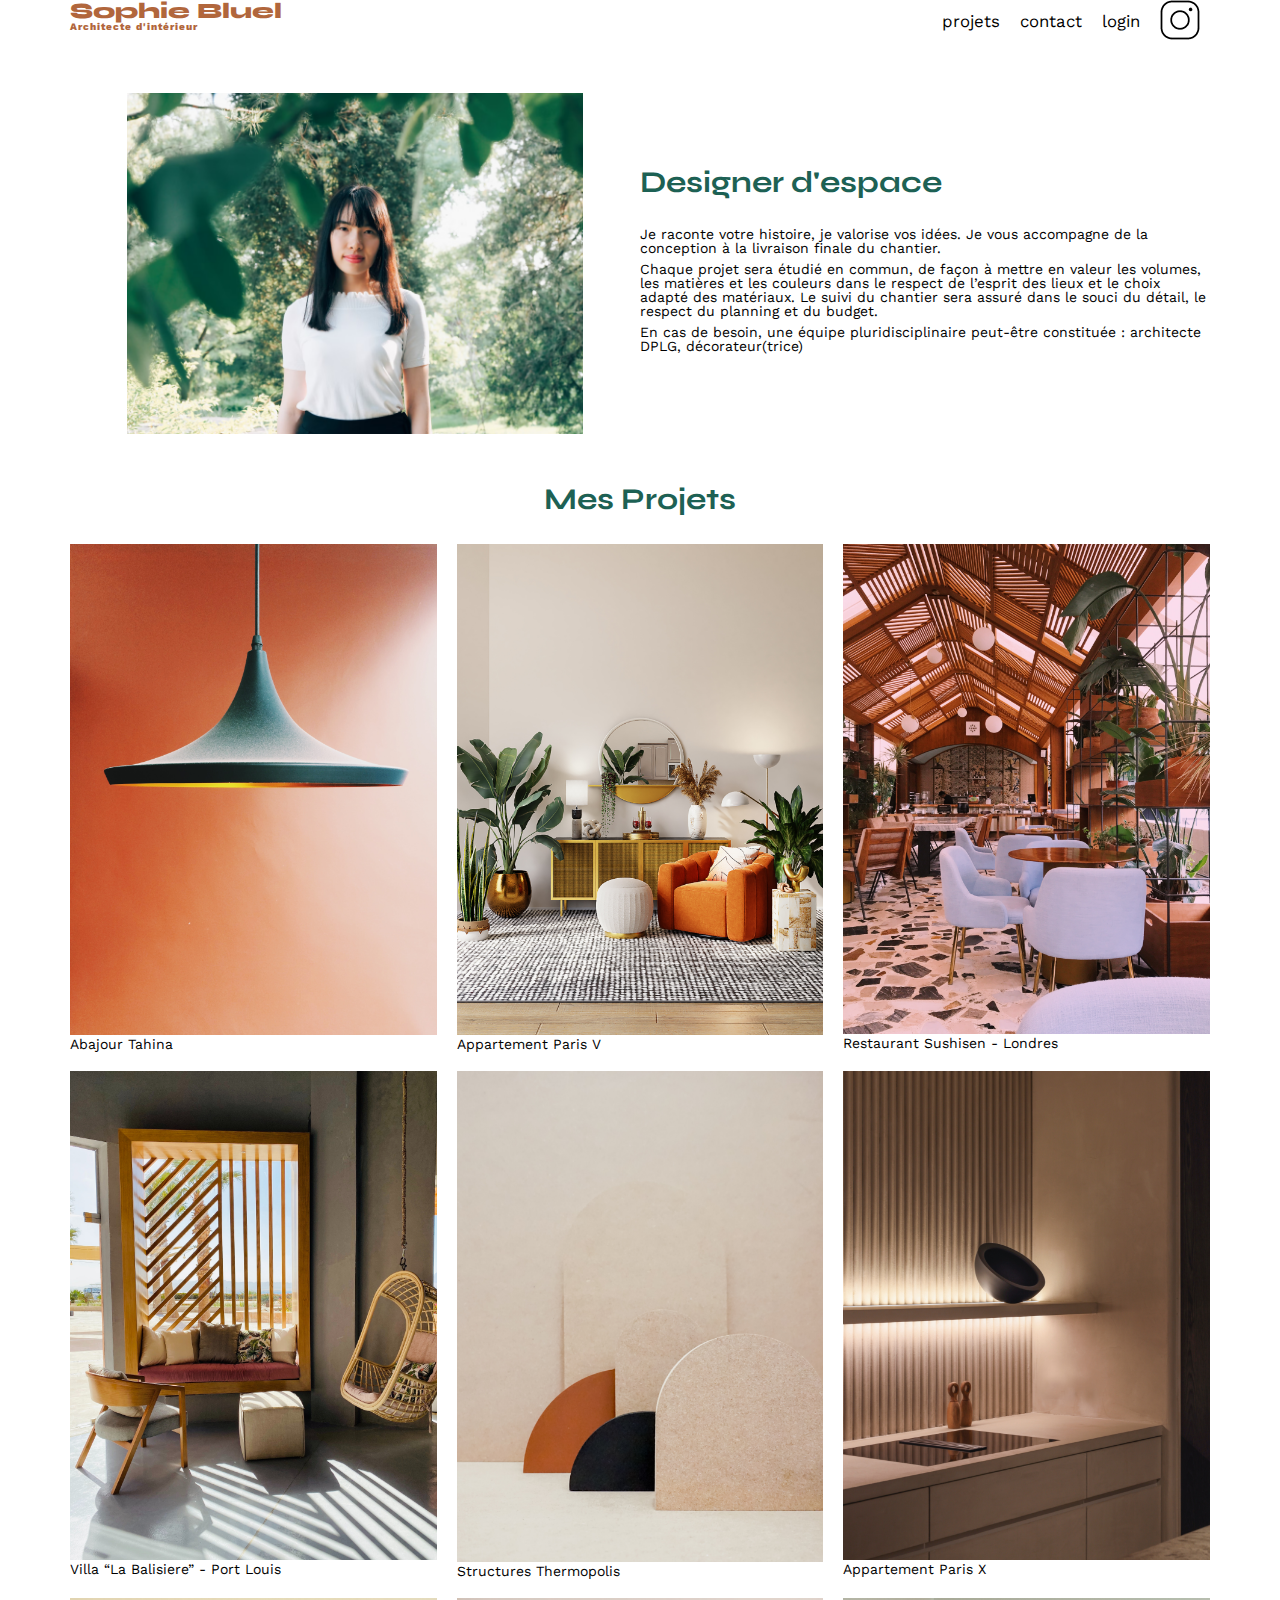
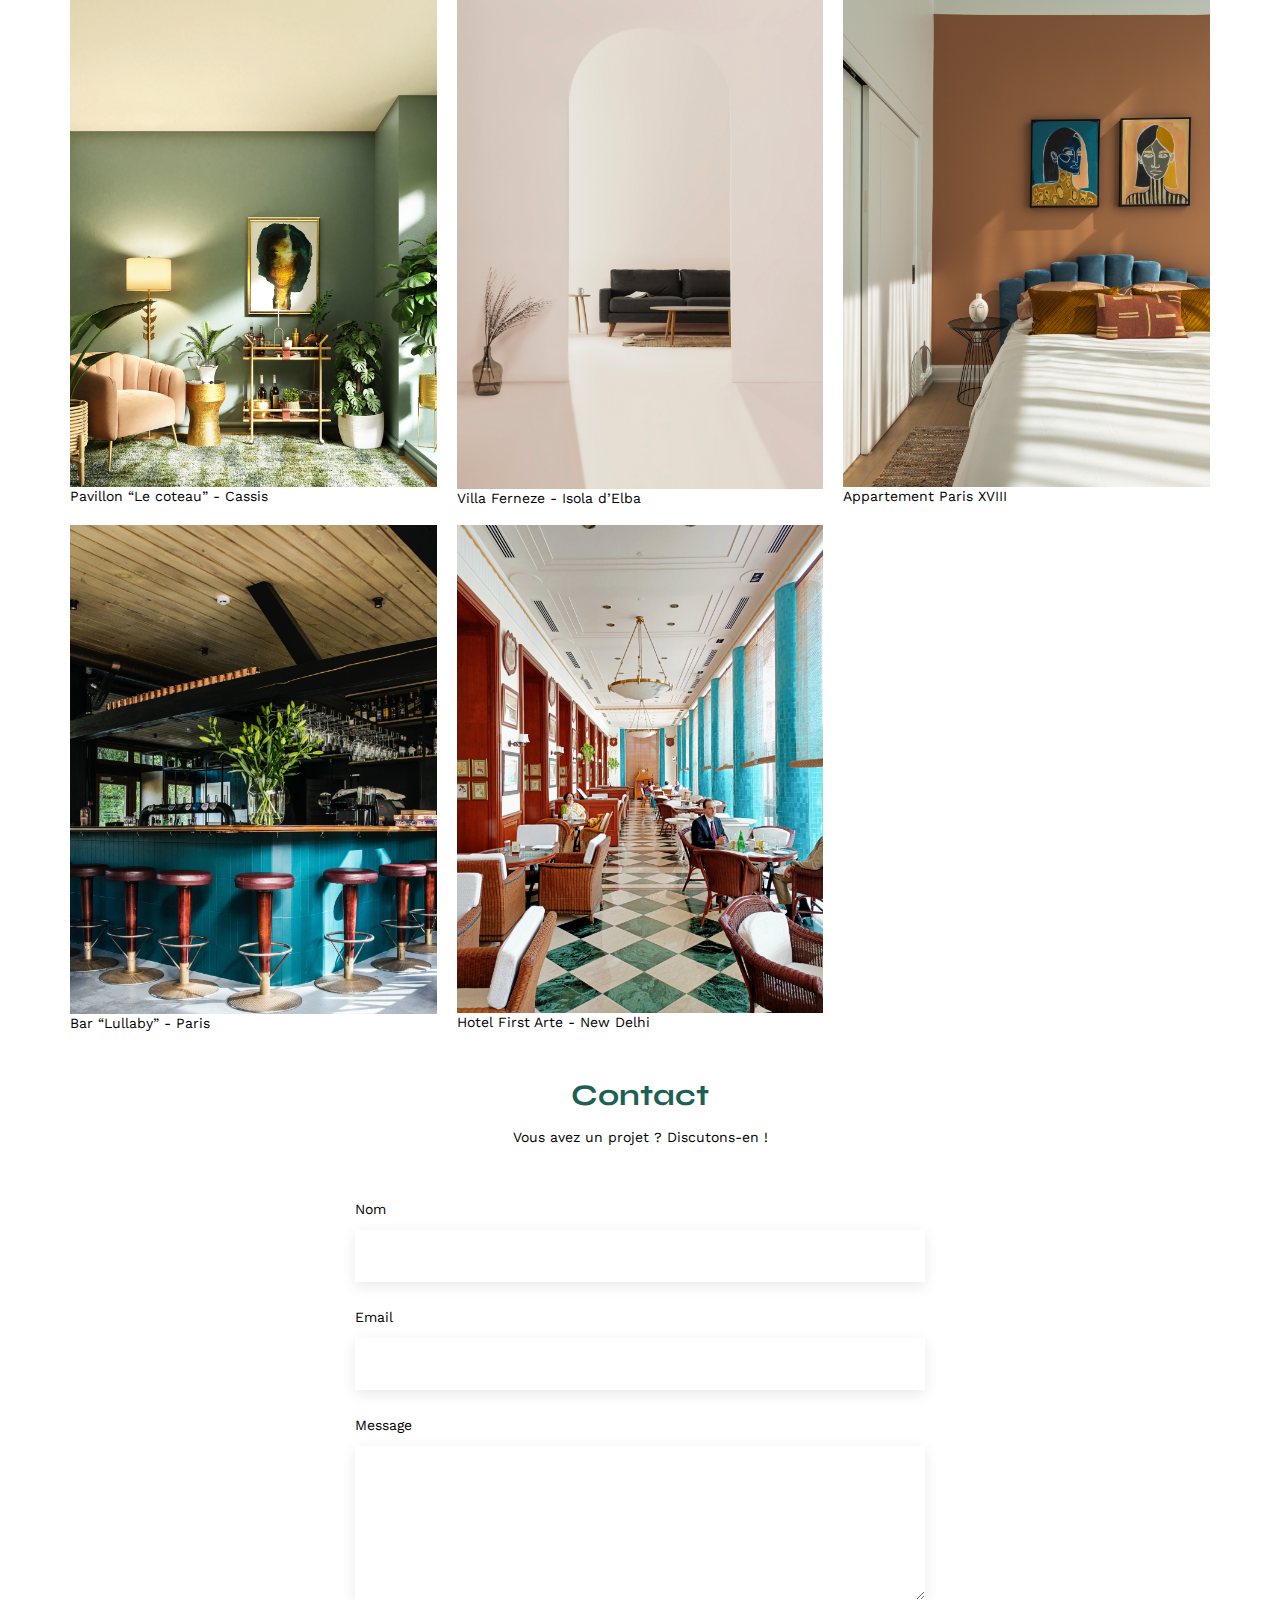
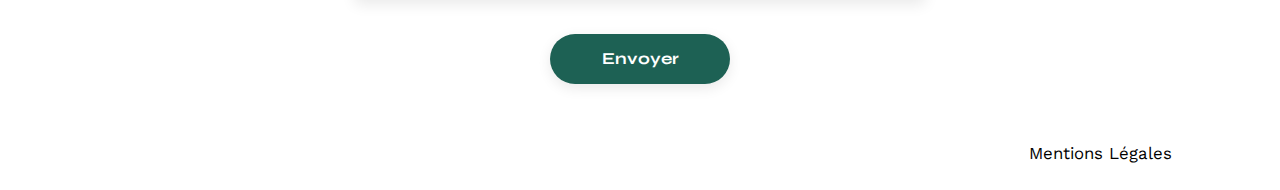
<file: FrontEnd/index.html>
<!DOCTYPE html>
<html lang="fr">
<head>
	<meta charset="UTF-8">
	<title>Sophie Bluel - Architecte d'intérieur</title>
	<meta name="viewport" content="width=device-width, initial-scale=1.0">
	<link rel="preconnect" href="https://fonts.googleapis.com">
	<link rel="preconnect" href="https://fonts.gstatic.com" crossorigin>
	<link href="https://fonts.googleapis.com/css2?family=Syne:wght@700;800&family=Work+Sans&display=swap" rel="stylesheet">
	<meta name="description" content="">
	<link rel="stylesheet" href="./assets/style.css">
</head>
<body>
<header>
	<h1>Sophie Bluel <span>Architecte d'intérieur</span></h1>
	<nav>
		<ul>
			<li>projets</li>
			<li>contact</li>
			<li>login</li>
			<li><img src="./assets/icons/instagram.png" alt="Instagram"></li>
		</ul>
	</nav>
</header>
<main>
	<section id="introduction">
		<figure>
			<img src="./assets/images/sophie-bluel.png" alt="">
		</figure>
		<article>
			<h2>Designer d'espace</h2>
			<p>Je raconte votre histoire, je valorise vos idées. Je vous accompagne de la conception à la livraison finale du chantier.</p>
			<p>Chaque projet sera étudié en commun, de façon à mettre en valeur les volumes, les matières et les couleurs dans le respect de l’esprit des lieux et le choix adapté des matériaux. Le suivi du chantier sera assuré dans le souci du détail, le respect du planning et du budget.</p>
			<p>En cas de besoin, une équipe pluridisciplinaire peut-être constituée : architecte DPLG, décorateur(trice)</p>
		</article>
	</section>
	<section id="portfolio">
		<h2>Mes Projets</h2>
		<div class="gallery">
			<figure>
				<img src="assets/images/abajour-tahina.png" alt="Abajour Tahina">
				<figcaption>Abajour Tahina</figcaption>
			</figure>
			<figure>
				<img src="assets/images/appartement-paris-v.png" alt="Appartement Paris V">
				<figcaption>Appartement Paris V</figcaption>
			</figure>
			<figure>
				<img src="assets/images/restaurant-sushisen-londres.png" alt="Restaurant Sushisen - Londres">
				<figcaption>Restaurant Sushisen - Londres</figcaption>
			</figure>
			<figure>
				<img src="assets/images/la-balisiere.png" alt="Villa “La Balisiere” - Port Louis">
				<figcaption>Villa “La Balisiere” - Port Louis</figcaption>
			</figure>
			<figure>
				<img src="assets/images/structures-thermopolis.png" alt="Structures Thermopolis">
				<figcaption>Structures Thermopolis</figcaption>
			</figure>
			<figure>
				<img src="assets/images/appartement-paris-x.png" alt="Appartement Paris X">
				<figcaption>Appartement Paris X</figcaption>
			</figure>
			<figure>
				<img src="assets/images/le-coteau-cassis.png" alt="Pavillon “Le coteau” - Cassis">
				<figcaption>Pavillon “Le coteau” - Cassis</figcaption>
			</figure>
			<figure>
				<img src="assets/images/villa-ferneze.png" alt="Villa Ferneze - Isola d’Elba">
				<figcaption>Villa Ferneze - Isola d’Elba</figcaption>
			</figure>
			<figure>
				<img src="assets/images/appartement-paris-xviii.png" alt="Appartement Paris XVIII">
				<figcaption>Appartement Paris XVIII</figcaption>
			</figure>
			<figure>
				<img src="assets/images/bar-lullaby-paris.png" alt="Bar “Lullaby” - Paris">
				<figcaption>Bar “Lullaby” - Paris</figcaption>
			</figure>
			<figure>
				<img src="assets/images/hotel-first-arte-new-delhi.png" alt="Hotel First Arte - New Delhi">
				<figcaption>Hotel First Arte - New Delhi</figcaption>
			</figure>
		</div>
	</section>
	<section id="contact">
		<h2>Contact</h2>
		<p>Vous avez un projet ? Discutons-en !</p>
		<form action="#" method="post">
			<label for="name">Nom</label>
			<input type="text" name="name" id="name">
			<label for="email">Email</label>
			<input type="email" name="email" id="email">
			<label for="message">Message</label>
			<textarea name="message" id="message" cols="30" rows="10"></textarea>
			<input type="submit" value="Envoyer">
		</form>
	</section>
</main>

<footer>
	<nav>
		<ul>
			<li>Mentions Légales</li>
		</ul>
	</nav>
</footer>
</body>
</html>
</file>
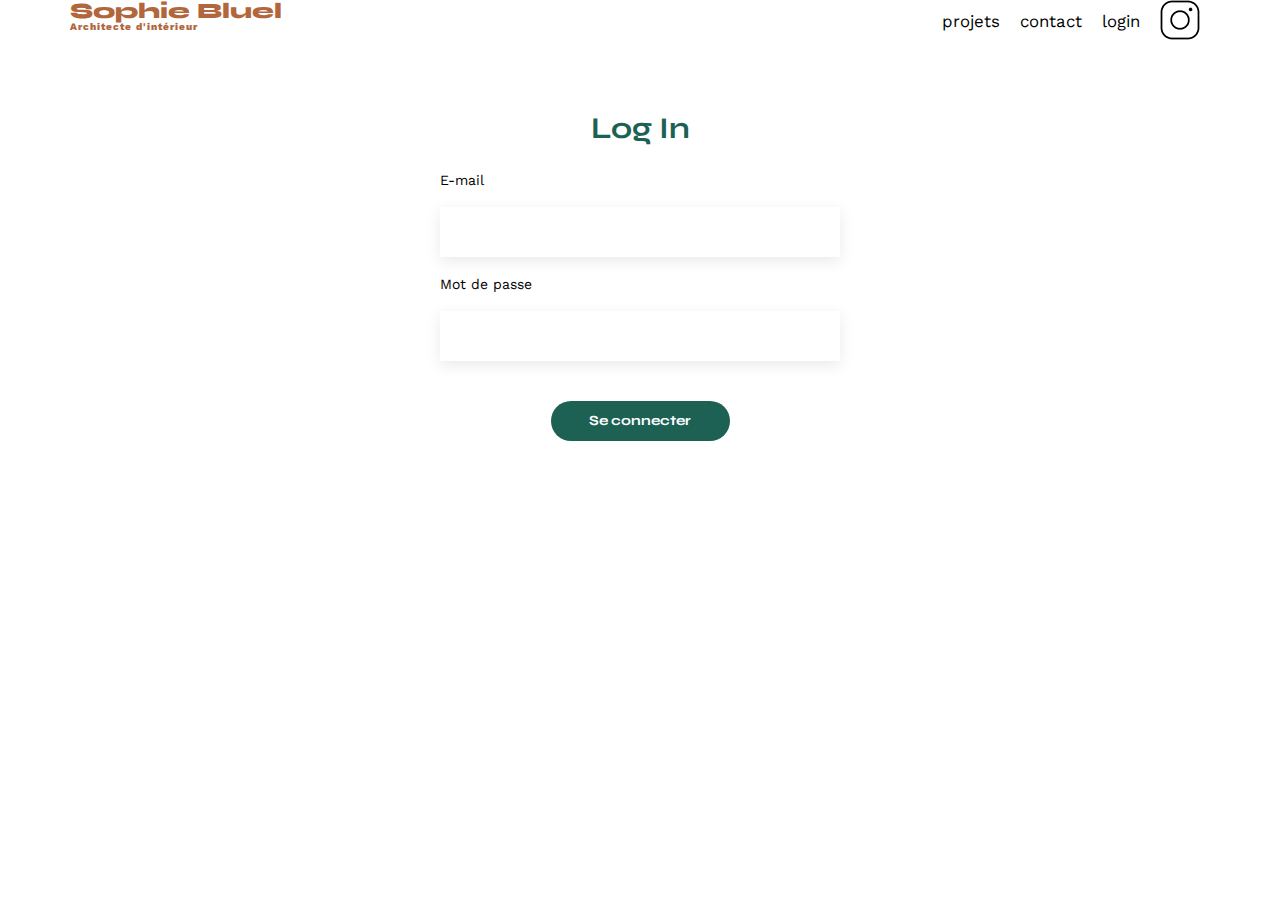
<file: FrontEnd/login.html>
<!DOCTYPE html>
<html lang="fr">
<head>
    <meta charset="UTF-8">
    <title>Sophie Bluel - Connexion</title>
    <meta name="viewport" content="width=device-width, initial-scale=1.0">
    <link rel="preconnect" href="https://fonts.googleapis.com">
    <link rel="preconnect" href="https://fonts.gstatic.com" crossorigin>
    <link href="https://fonts.googleapis.com/css2?family=Syne:wght@700;800&family=Work+Sans&display=swap" rel="stylesheet">
    <link rel="stylesheet" href="./assets/style.css">
</head>
<body>
    <header>
        <h1>Sophie Bluel <span>Architecte d'intérieur</span></h1>
        <nav>
            <ul>
                <li>projets</li>
                <li>contact</li>
                <li>login</li>
                <li><img src="./assets/icons/instagram.png" alt="Instagram"></li>
            </ul>
        </nav>
    </header>
    <main>
        <section id="login">
            <h2>Log In</h2>
            <form id="login-form">
                <label for="email">E-mail</label>
                <input type="email" name="email" id="email">
                <label for="password">Mot de passe</label>
                <input type="password" name="password" id="password">
                <button type="submit">Se connecter</button>
            </form>
        </section>
    </main>
</body>
</html>
</file>
<file: FrontEnd/assets/style.css>
/* http://meyerweb.com/eric/tools/css/reset/
   v2.0 | 20110126
   License: none (public domain)
*/

html, body, div, span, applet, object, iframe,
h1, h2, h3, h4, h5, h6, p, blockquote, pre,
a, abbr, acronym, address, big, cite, code,
del, dfn, em, img, ins, kbd, q, s, samp,
small, strike, strong, sub, sup, tt, var,
b, u, i, center,
dl, dt, dd, ol, ul, li,
fieldset, form, label, legend,
table, caption, tbody, tfoot, thead, tr, th, td,
article, aside, canvas, details, embed,
figure, figcaption, footer, header, hgroup,
menu, nav, output, ruby, section, summary,
time, mark, audio, video {
	margin: 0;
	padding: 0;
	border: 0;
	font-size: 100%;
	font: inherit;
	vertical-align: baseline;
}
/* HTML5 display-role reset for older browsers */
article, aside, details, figcaption, figure,
footer, header, hgroup, menu, nav, section {
	display: block;
}
body {
	line-height: 1;
}
ol, ul {
	list-style: none;
}
blockquote, q {
	quotes: none;
}
blockquote:before, blockquote:after,
q:before, q:after {
	content: '';
	content: none;
}
table {
	border-collapse: collapse;
	border-spacing: 0;
}
/** end reset css**/
body {
	max-width: 1140px;
	margin:auto;
	font-family: 'Work Sans' ;
	font-size: 14px;
}
header {
	display: flex;
	justify-content: space-between;
	margin: 50px 0
}
section {
	margin: 50px 0
}

h1{
	display: flex;
	flex-direction: column;
	font-family: 'Syne';
	font-size: 22px;
	font-weight: 800;
	color: #B1663C
}

h1 > span {
	font-family: 'Work Sans';
	font-size:10px;
	letter-spacing: 0.1em;
;
}

h2{
	font-family: 'Syne';
	font-weight: 700;
	font-size: 30px;
	color: #1D6154
}
nav ul {
	display: flex;
	align-items: center;
	list-style-type: none;

}
nav li {
	padding: 0 10px;
	font-size: 1.2em;
}

li:hover {
	color: #B1663C;
}
#introduction {
	display: flex;
	align-items: center;
}
#introduction figure {
	flex: 1
}
#introduction img {
	display: block;
	margin: auto;
	width: 80%;
}

#introduction article {
	flex: 1
}
#introduction h2 {
	margin-bottom: 1em;
}

#introduction p {
	margin-bottom: 0.5em;
}
#portfolio h2 {
	text-align: center;
	margin-bottom: 1em;
}
.gallery {
	width: 100%;
	display: grid;
	grid-template-columns: 1fr 1fr 1fr;
	grid-column-gap: 20px;
	grid-row-gap: 20px;
}

.gallery img {
	width: 100%;

}
#contact {
	width: 50%;
margin: auto;
}
#contact > * {
	text-align: center;

}
#contact h2{
	margin-bottom: 20px;
}
#contact form {
	text-align: left;
	margin-top:30px;
	display: flex;
	flex-direction: column;
}

#contact input {
	height: 50px;
	font-size: 1.2em;
	border: none;
	box-shadow: 0px 4px 14px rgba(0, 0, 0, 0.09);
}
#contact label {
	margin: 2em 0 1em 0;
}
#contact textarea {
	border: none;
	box-shadow: 0px 4px 14px rgba(0, 0, 0, 0.09);
}

input[type="submit"]{
	font-family: 'Syne';
	font-weight: 700;
	color: white;
	background-color: #1D6154;
	margin : 2em auto ;
	width: 180px;
	text-align: center;
	border-radius: 60px ;
}

footer nav ul {
	display: flex;
	justify-content: flex-end;
	margin: 2em
}

/*--- mes modifs ---*/

/*--- filtres ---*/

.filters {
    display: flex;
    justify-content: center;
    gap: 10px;
    margin-bottom: 30px;
}

.filter-button {
    padding: 8px 15px;
    border: 1px solid #1D6154;
    border-radius: 60px;
    background: white;
    color: #1D6154;
    font-family: 'Syne';
    font-size: 16px;
    cursor: pointer;
    transition: all 0.3s ease;
}

.filter-button:hover {
    background: #1D6154;
    color: white;
}

.filter-button.active {
    background: #1D6154;
    color: white;
}

/*--- fin filtres ---*/

/*--- login ---*/

#login {
    width: 100%;
    max-width: 400px;
    margin: 50px auto;
    padding: 20px;
}

#login h2 {
    text-align: center;
    margin-bottom: 30px;
    font-family: 'Syne';
    font-size: 30px;
    font-weight: 700;
}

#login-form {
    display: flex;
    flex-direction: column;
    gap: 20px;
}

#login-form label {
    font-family: 'Work Sans';
    font-size: 14px;
}

#login-form input {
    height: 50px;
    border: none;
    box-shadow: 0px 4px 14px rgba(0, 0, 0, 0.09);
    padding: 0 15px;
}

#login-form button {
    font-family: 'Syne';
    font-size: 14px;
    font-weight: 700;
    color: white;
    background-color: #1D6154;
    border: none;
    border-radius: 60px;
    height: 40px;
    margin-top: 20px;
    cursor: pointer;
    width: 179px;
    margin-left: auto;
    margin-right: auto;
    display: block;
}

#login-form button:hover {
    background-color: #0E2F28;
}

a:hover {
    color: #B1663C;
}
a {
	text-decoration: none;
	color: black;
}

/*--- fin login ---*/

/*--- mode édition ---*/
.edition-banner {
    display: none;
    background-color: black;
    color: white;
    text-align: center;
    padding: 15px;
    position: fixed;
    top: 0;
    left: 0;
    right: 0;
    z-index: 1000;
    font-family: 'Work Sans';
    font-size: 16px;
}

.edition-banner.visible {
    display: flex;
    justify-content: center;
    align-items: center;
    gap: 20px;
}

.edition-banner i {
    margin-right: 10px;
}

.portfolio-header {
    display: flex;
    align-items: center;
    justify-content: center;
    gap: 20px;
    margin-bottom: 20px;
}

.edit-button {
    display: none;
    visibility: hidden;
    align-items: center;
    gap: 10px;
    background: none;
    border: none;
    cursor: pointer;
    font-family: 'Work Sans', sans-serif;
    font-size: 14px;
    color: #000;
    padding: 0;
    margin-left: 20px;
    position: relative;
    bottom: 12px;
    right: 15px;
}

.edit-button i {
    font-size: 16px;
}

.filters.hidden {
    display: none;
}

/* Ajuster le header pour la bannière */
header {
    margin-top: 0;
}

body.has-edition-banner header {
    margin-top: 40px;
}

/*--- fin mode édition ---*/

/* Styles pour les modals et le mode édition */
.modal-container {
  display: none;
  position: fixed;
  top: 0;
  left: 0;
  width: 100%;
  height: 100%;
  background-color: rgba(0, 0, 0, 0.3);
  z-index: 1000;
  justify-content: center;
  align-items: center;
}

.modal-content {
  background-color: white;
  padding: 30px;
  border-radius: 10px;
  width: 630px;
  max-width: 90%;
  max-height: 90vh;
  overflow-y: auto;
  position: relative;
}

.modal-content h3 {
  font-family: 'Work Sans';
  font-size: 26px;
  text-align: center;
  margin-bottom: 30px;
  color: #000;
}

.close-modal, .back-modal {
  position: absolute;
  top: 10px;
  right: 10px;
  font-size: 24px;
  cursor: pointer;
  color: #000;
}

.back-modal {
  right: auto;
  left: 10px;
}

.modal-gallery {
  display: grid;
  grid-template-columns: repeat(5, 1fr);
  gap: 10px;
  margin-bottom: 30px;
}

.modal-gallery figure {
  position: relative;
}

.modal-gallery img {
  width: 100%;
  object-fit: cover;
}

.delete-icon {
  position: absolute;
  top: 5px;
  right: 5px;
  background-color: #000;
  color: white;
  width: 17px;
  height: 17px;
  border-radius: 2px;
  display: flex;
  justify-content: center;
  align-items: center;
  cursor: pointer;
  font-size: 11px;
}

.modal-separator {
  border: none;
  height: 1px;
  background-color: #B3B3B3;
  margin: 20px 0;
}

.modal-actions {
  display: flex;
  flex-direction: column;
  align-items: center;
  gap: 15px;
}

.action-btn {
  font-family: 'Syne';
  font-weight: 700;
  color: white;
  background-color: #1D6154;
  padding: 10px 30px;
  border-radius: 60px;
  border: none;
  cursor: pointer;
  transition: background-color 0.3s ease;
  width: 237px;
  text-align: center;
}

.action-btn:hover {
  background-color: #0E4940;
}

.action-btn:disabled {
  background-color: #A7A7A7;
  cursor: not-allowed;
  transform: none;
  pointer-events: none;
}

.action-btn:disabled:hover {
  background-color: #A7A7A7;
  transform: none;
}

.delete-btn {
  background-color: white;
  color: #D65353;
  border: none;
}

.photo-upload-container {
  background-color: #E8F1F6;
  border-radius: 5px;
  padding: 30px;
  display: flex;
  flex-direction: column;
  align-items: center;
  justify-content: center;
  margin-bottom: 30px;
  height: 169px;
  transition: background-color 0.3s ease;
  position: relative;
}

.photo-upload-container:hover {
  background-color: #D9E7EF;
}

#photo-preview {
  display: flex;
  flex-direction: column;
  align-items: center;
  justify-content: center;
  width: 100%;
  height: 100%;
  text-align: center;
}

#photo-preview i {
  font-size: 58px;
  color: #B9C5CC;
  margin-bottom: 15px;
  display: block;
}

.photo-upload-label {
  background-color: #CBD6DC;
  color: #306685;
  padding: 10px 30px;
  border-radius: 50px;
  cursor: pointer;
  margin-bottom: 10px;
  transition: background-color 0.3s ease, color 0.3s ease;
  display: inline-block;
  font-family: 'Work Sans';
  font-size: 14px;
}

.photo-upload-label:hover {
  background-color: #B1C4CE;
  color: #1D4D6B;
}

#photo-upload {
  display: none;
}

.upload-info {
  color: #444;
  font-size: 10px;
  margin: 0;
  text-align: center;
}

#preview-image {
  max-width: 100%;
  max-height: 169px;
  object-fit: contain;
  display: none;
  position: absolute;
  top: 0;
  left: 0;
  width: 100%;
  height: 100%;
}

/* Bannière mode édition améliorée */
.edit-banner {
  display: none;
  background-color: #000;
  color: white;
  padding: 10px 0;
  text-align: center;
  width: 100%;
  position: fixed;
  top: 0;
  left: 0;
  z-index: 900;
  justify-content: center;
  align-items: center;
  cursor: pointer;
  transition: background-color 0.3s ease;
}

.edit-banner:hover {
  background-color: #333;
}

.edit-banner i {
  margin-right: 10px;
}

/* Bouton modifier pour la section portfolio */
.portfolio-header {
  display: flex;
  justify-content: center;
  align-items: center;
  gap: 30px;
  margin-bottom: 1em;
}

.edit-projects-btn {
  display: none;
  align-items: center;
  gap: 10px;
  cursor: pointer;
  font-size: 14px;
}

.edit-projects-btn i {
  margin-right: 5px;
}

/* Ajustement du header quand la bannière d'édition est visible */
body.edit-mode header {
  margin-top: 80px;
}

/* Styles pour la notification d'erreur */
.error-notification {
    position: fixed;
    top: 20px;
    left: 50%;
    transform: translateX(-50%) translateY(-100px);
    background-color: #D65353;
    color: white;
    padding: 15px 30px;
    border-radius: 5px;
    box-shadow: 0 4px 8px rgba(0, 0, 0, 0.2);
    z-index: 1000;
    opacity: 0;
    transition: all 0.5s ease;
    text-align: center;
    font-weight: 500;
}

.error-notification.show {
    transform: translateX(-50%) translateY(0);
    opacity: 1;
}

.success-notification {
    position: fixed;
    top: 20px;
    left: 50%;
    transform: translateX(-50%) translateY(-100px);
    background-color: #1D6154;
    color: white;
    padding: 15px 30px;
    border-radius: 5px;
    box-shadow: 0 4px 8px rgba(0, 0, 0, 0.2);
    z-index: 1000;
    opacity: 0;
    transition: all 0.5s ease;
    text-align: center;
    font-weight: 500;
}

.success-notification.show {
    transform: translateX(-50%) translateY(0);
    opacity: 1;
}

/* Amélioration des champs de formulaire dans la modale */
.form-group {
  margin-bottom: 20px;
  width: 100%;
}

#add-photo-form .form-group {
  margin-bottom: 20px;
  width: 100%;
}

#add-photo-form .form-group label {
  display: block;
  margin-bottom: 10px;
  font-weight: 500;
  color: #444;
  font-family: 'Work Sans';
  font-size: 14px;
}

#add-photo-form .form-group input,
#add-photo-form .form-group select {
  width: 100%;
  height: 50px;
  font-size: 1.2em;
  border: none;
  box-shadow: 0px 4px 14px rgba(0, 0, 0, 0.09);
  padding: 0 15px;
  border-radius: 5px;
  background-color: #FAFAFA;
  color: #444;
  transition: box-shadow 0.3s ease, background-color 0.3s ease;
  box-sizing: border-box;
}

#add-photo-form .form-group input:focus,
#add-photo-form .form-group select:focus {
  outline: none;
  box-shadow: 0px 4px 14px rgba(29, 97, 84, 0.2);
  background-color: white;
}

#add-photo-form .form-group select {
  appearance: none;
  background-image: url("data:image/svg+xml;charset=UTF-8,%3csvg xmlns='http://www.w3.org/2000/svg' viewBox='0 0 24 24' fill='none' stroke='%23444' stroke-width='2' stroke-linecap='round' stroke-linejoin='round'%3e%3cpolyline points='6 9 12 15 18 9'%3e%3c/polyline%3e%3c/svg%3e");
  background-repeat: no-repeat;
  background-position: right 15px center;
  background-size: 15px;
  padding-right: 40px;
}

/* Amélioration du bouton de validation */
#validate-photo-btn {
  margin-top: 10px;
  transition: background-color 0.3s ease, transform 0.2s ease;
}

#validate-photo-btn:hover {
  background-color: #0E4940;
  transform: translateY(-2px);
}

#validate-photo-btn:active {
  transform: translateY(0);
}

/* Style pour le message d'erreur dans le formulaire */
.form-error-message {
  color: #B1663C;
  font-size: 14px;
  text-align: center;
  margin: 10px 0;
  min-height: 20px;
  font-weight: 500;
}

.photo-upload-container.error {
  border: 1px solid #B1663C; 
  background-color: rgba(177, 102, 60, 0.05); 
}

/* Styles spécifiques pour le formulaire d'ajout */
#add-photo-form {
  width: 100%;
}

#add-photo-modal .modal-content {
  padding: 30px;
}

#add-photo-modal h3 {
  margin-bottom: 30px;
}
</file>
